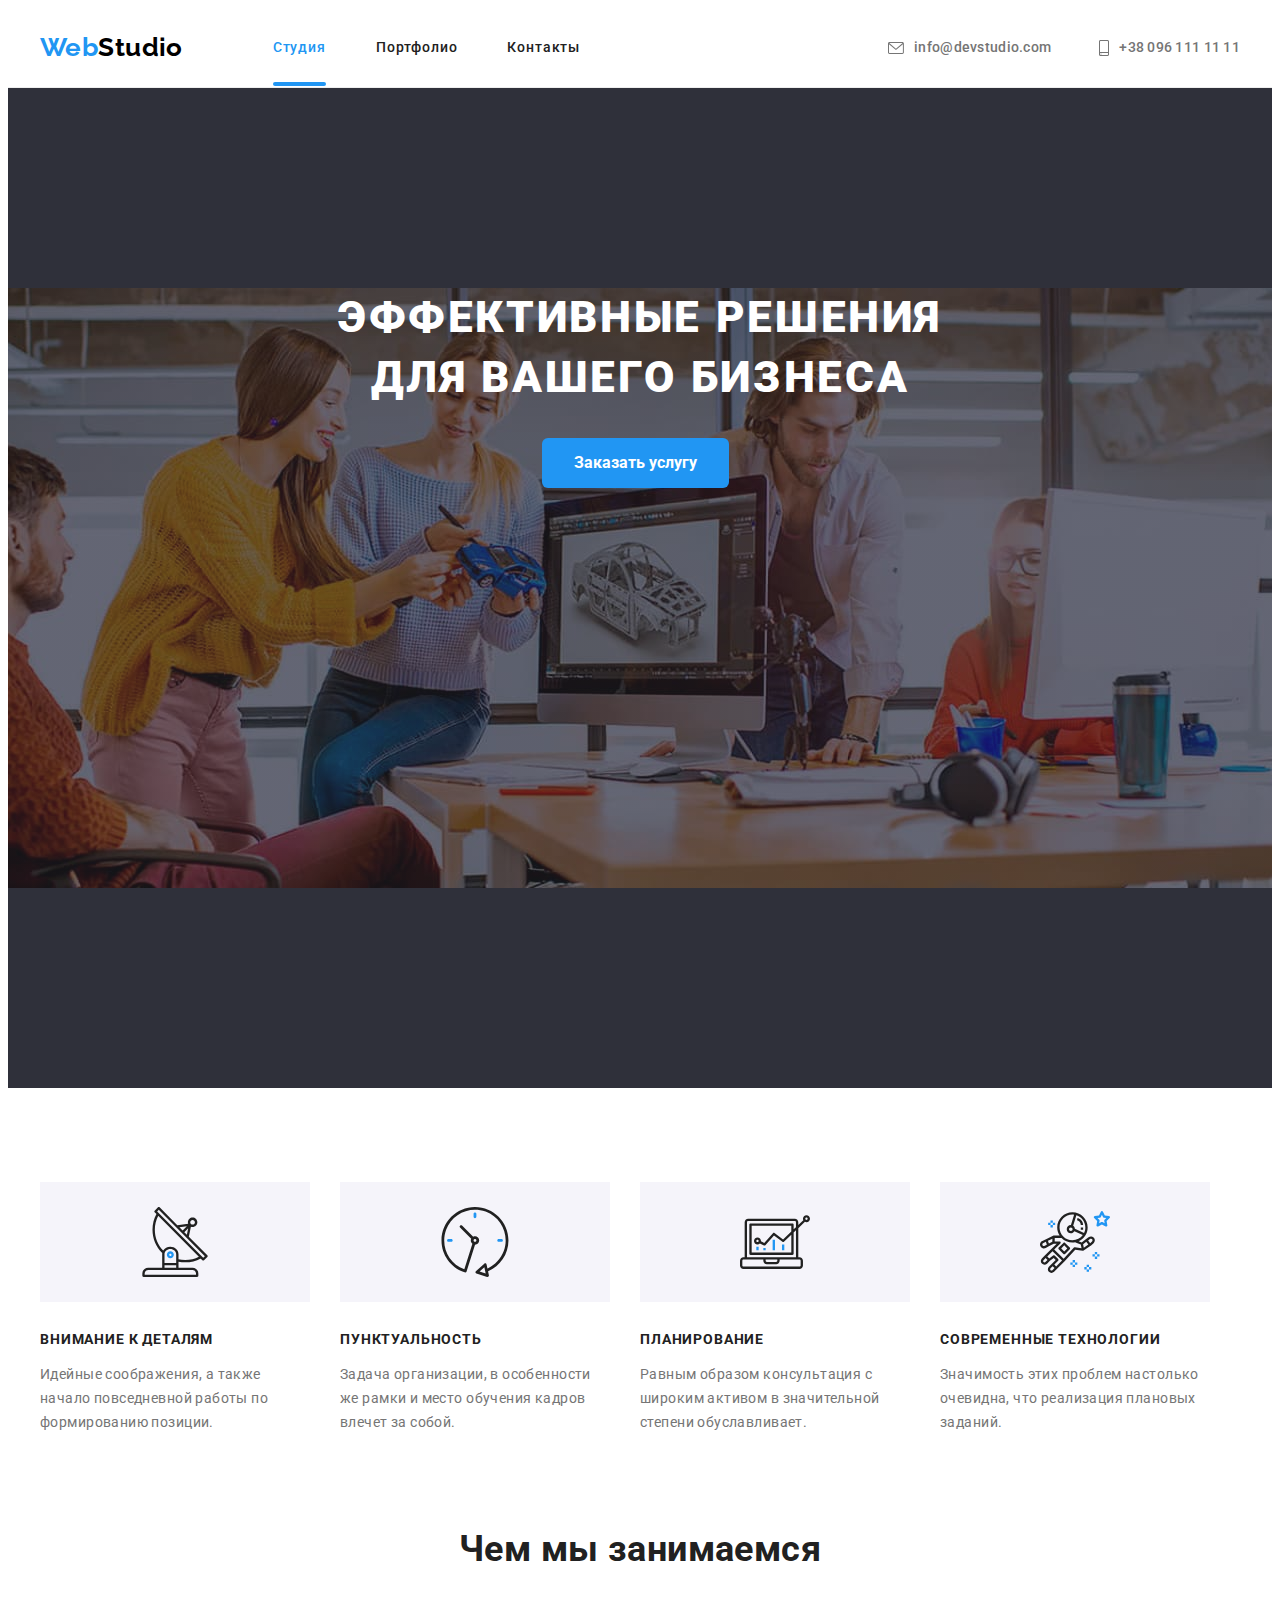
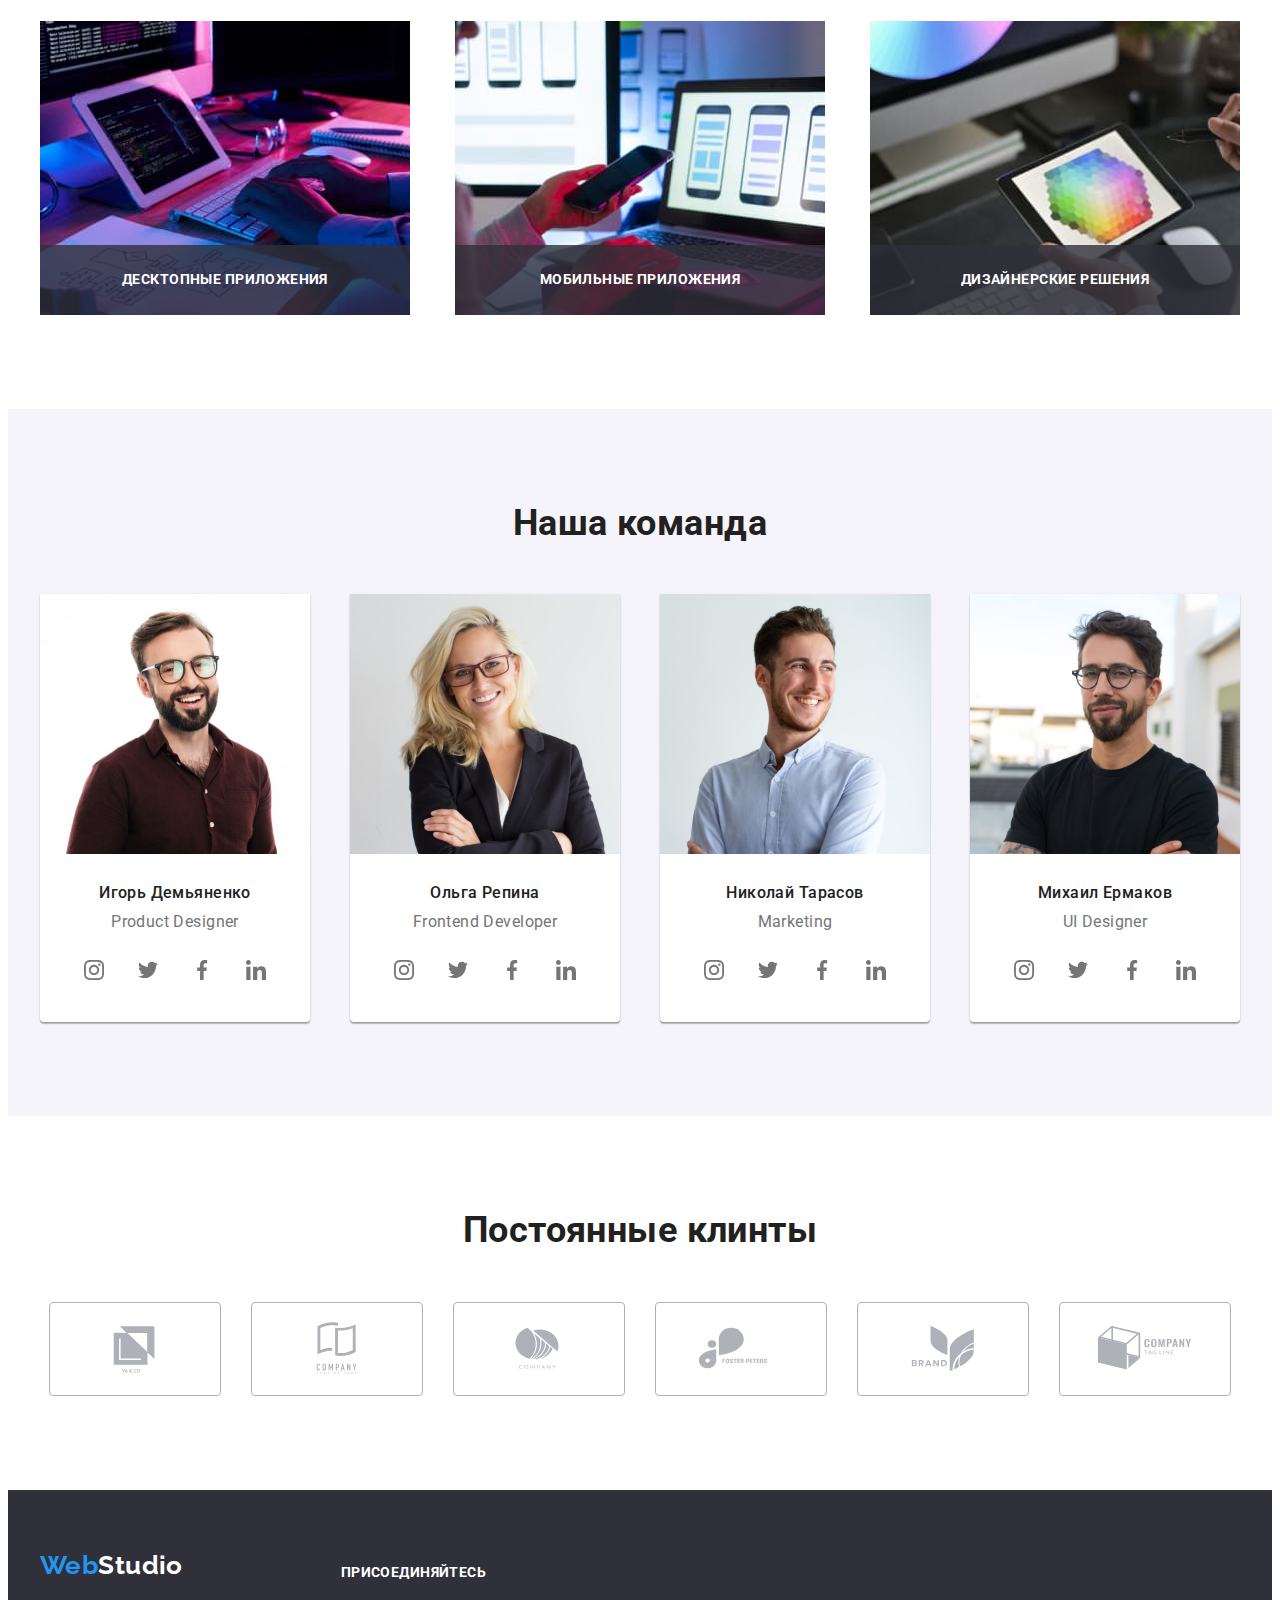
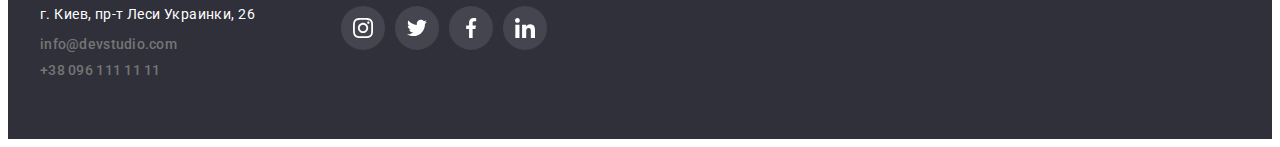
<file: index.html>
<!DOCTYPE html>
<html lang="ru">
<head>
    <meta charset="UTF-8">
    <meta http-equiv="X-UA-Compatible" content="IE=edge">
    <meta name="viewport" content="width=device-width, initial-scale=1.0">
    <title>WebStudio</title>
    <link rel="preconnect" href="https://fonts.googleapis.com">
    <link rel="preconnect" href="https://fonts.gstatic.com" crossorigin>
    <link href="https://fonts.googleapis.com/css2?family=Raleway:wght@700&family=Roboto:wght@400;500;700;900&display=swap" rel="stylesheet">
    <link rel="stylesheet" href="https://cdnjs.cloudflare.com/ajax/libs/modern-normalize/1.1.0/modern-normalize.min.css" integrity="sha512-wpPYUAdjBVSE4KJnH1VR1HeZfpl1ub8YT/NKx4PuQ5NmX2tKuGu6U/JRp5y+Y8XG2tV+wKQpNHVUX03MfMFn9Q==" crossorigin="anonymous" referrerpolicy="no-referrer" />
    <link rel="stylesheet" href="./css/styles.css">
    
</head>
<body>
    <header class="header">

        <div class="header-container">
            <a class="logo" href="./index.html"> <span class="special ">Web</span>Studio</a>
            <nav class="navigation">
                <ul class="list navigation-list">
                    <li class="item">
                        <a href="./index.html" class="link current">Студия</a></li>
                    <li class="item">
                        <a href="./portfolio.html" class="link">Портфолио</a></li>
                    <li class="item">
                        <a href="" class="link">Контакты</a></li>
                </ul>     
            </nav>
    
                <ul class="list list-group">
                    <li class="item"><a href="mailto:info@devstudio.com" class="link link-group">
                        <svg class="icon-group" width="16" height="12">
                            <use href="./images/icons.svg#icon-envelope"></use>
                        </svg>
                        info@devstudio.com
                        
                    </a></li>
                    <li class="item"><a href="tel:+380961111111" class="link link-group">
                        <svg class="icon-group" width="10" height="16">
                            <use href="./images/icons.svg#icon-smartphone"></use>
                        </svg>
                        +38 096 111 11 11</a></li>
                </ul>

        </div> 
            
    </header>
    <main>
        <!--Эффективные решения для вашего бизнеса-->
            <section class="hero">
                <div class="container">
                    <h1 class="hero-title">Эффективные решения для вашего бизнеса</h1>
                <button class="hero-button" type="button" data-modal-open>Заказать услугу</button>
                </div>
                <div class="backdrop is-hidden" data-modal>
                    <div class="modal-wrapper">
                        <button class="modal-button" data-modal-close>
                            <svg class="modal-icon" width="18" height="18">
                                <use href="./images/icons.svg#icon-close-black"></use>
                            </svg>
                        </button>
                        <form class="modal-form"></form>
                    </div>
                </div>                              
            </section>
         
         <!--Особенности--> 
        <section class="section section-feature">
            
            <div class="container">
                <h2 class="visually-hidden">Особенности</h2>
            <ul class="list feature-list">
                <li class="item">
                    <div class="icon-container">    
                        <svg class="icon-feature" width="70" height="70">
                            <use href="./images/icons.svg#icon-antenna"></use>
                        </svg>
                    </div>
                    <h3 class="subtitle">Внимание к деталям</h3>
                    <p class="text">Идейные соображения, а также начало повседневной работы по формированию позиции.</p>
                </li>
                <li class="item">
                    <div class="icon-container">    
                        <svg class="icon-feature" width="70" height="70">
                            <use href="./images/icons.svg#icon-clock"></use>
                        </svg>
                    </div>
                    <h3 class="subtitle">Пунктуальность</h3>
                    <p class="text">Задача организации, в особенности же рамки и место обучения кадров влечет за собой.</p>
                </li>
                <li class="item">
                    <div class="icon-container">    
                        <svg class="icon-feature" width="70" height="70">
                            <use href="./images/icons.svg#icon-diagram"></use>
                        </svg>
                    </div>
                    <h3 class="subtitle">Планирование</h3>
                    <p class="text">Равным образом консультация с широким активом в значительной степени обуславливает.</p>
                </li>
                <li class="item">
                    <div class="icon-container">    
                        <svg class="icon-feature" width="70" height="70">
                            <use href="./images/icons.svg#icon-astronaut"></use>
                        </svg>
                    </div>
                    <h3 class="subtitle">Современные технологии</h3>
                    <p class="text">Значимость этих проблем настолько очевидна, что реализация плановых заданий.</p>
                </li>

            </ul>
            </div>
        
        </section>

        <!--Чем мы занимаемся-->
        <section class="section">
            <div class="container">
                <h2 class="section-title">Чем мы занимаемся</h2>
            <ul class="list list-about">
                <li class="item-about">
                    <a href="">
                        <img src="./images/studio/box1.jpg" alt="box1" width="370">
                    </a>
                    <div Class="container-lebel">
                        <p class="lebel">Десктопные приложения</p>
                    </div>
                </li>
                <li class="item-about">
                    <a href="">
                        <img src="./images/studio/box2.jpg" alt="box2" width="370"> 
                    </a>
                    <div Class="container-lebel">
                        <p class="lebel">Мобильные приложения</p>
                    </div>
                </li> 
                <li class="item-about">
                    <a href="">
                        <img src="./images/studio/box3.jpg" alt="box3" width="370">
                    </a>
                    <div Class="container-lebel">
                        <p class="lebel">Дизайнерские решения</p>
                    </div>              
                </li>
            </ul>
            </div>
        </section>

        <!--Наша команда-->
        <section class="section section-team">
            <div class="container"> 
                <h2 class="section-title">Наша команда</h2>
            <ul class="list team-list">
                <li class="item ">
                    <img src="./images/studio/img1.jpg" alt="фото Игорь Демьяненко" width="270">
                        <div class="team">
                            <h3 class="section-subtitle">Игорь Демьяненко</h3>
                            <p class="desc" lang="en"> Product Designer</p>
                            <ul class="list-social">
                                <li class="item-social">
                                    <a class="link-social" href="" aria-label="иконка Instagram">
                                    <svg class="icons-social" width="20" height="20">
                                        <use href="./images/icons.svg#icon-instagram"></use>
                                    </svg>
                                    </a>
                                </li>
                                <li class="item-social">
                                    <a class="link-social" href="" aria-label="иконка Twitter">
                                    <svg class="icons-social" width="20" height="20">
                                        <use href="./images/icons.svg#icon-twitter"></use>
                                    </svg>
                                    </a>
                                </li>
                                <li class="item-social">
                                    <a class="link-social" href="" aria-label="иконка Facebook">
                                    <svg class="icons-social" width="20" height="20">
                                        <use href="./images/icons.svg#icon-facebook"></use>
                                    </svg>
                                    </a>
                                </li>
                                <li class="item-social">
                                    <a class="link-social" href="" aria-label="иконка Linkedin">
                                    <svg class="icons-social" width="20" height="20">
                                        <use href="./images/icons.svg#icon-linkedin"></use>
                                    </svg>
                                    </a>
                                </li>
                            </ul>
                        </div>                             
                </li>                       
                <li class="item">
                    <img src="./images/studio/img2.jpg" alt="фото Ольга Репина" width="270">
                    <div class="team">
                        <h3 class="section-subtitle">Ольга Репина</h3>
                        <p class="desc" lang="en"> Frontend Developer</p>
                        <ul class="list-social">
                            <li class="item-social">
                                <a class="link-social" href="" aria-label="иконка Instagram">
                                <svg class="icons-social" width="20" height="20">
                                    <use href="./images/icons.svg#icon-instagram"></use>
                                </svg>
                                </a>
                            </li>
                            <li class="item-social">
                                <a class="link-social" href="" aria-label="иконка Twitter">
                                <svg class="icons-social" width="20" height="20">
                                    <use href="./images/icons.svg#icon-twitter"></use>
                                </svg>
                                </a>
                            </li>
                            <li class="item-social">
                                <a class="link-social" href="" aria-label="иконка Facebook">
                                <svg class="icons-social" width="20" height="20">
                                    <use href="./images/icons.svg#icon-facebook"></use>
                                </svg>
                                </a>
                            </li>
                            <li class="item-social">
                                <a class="link-social" href="" aria-label="иконка Linkedin">
                                <svg class="icons-social" width="20" height="20">
                                    <use href="./images/icons.svg#icon-linkedin"></use>
                                </svg>
                                </a>
                            </li>
                        </ul>
                    </div>
                </li>
                <li class="item">
                    <img src="./images/studio/img3.jpg" alt="Николай Тарасов" width="270">
                    <div class="team">
                        <h3 class="section-subtitle">Николай Тарасов</h3>
                        <p class="desc" lang="en"> Marketing</p>
                        <ul class="list-social">
                            <li class="item-social">
                                <a class="link-social" href="" aria-label="иконка Instagram">
                                <svg class="icons-social" width="20" height="20">
                                    <use href="./images/icons.svg#icon-instagram"></use>
                                </svg>
                                </a>
                            </li>
                            <li class="item-social">
                                <a class="link-social" href="" aria-label="иконка Twitter">
                                <svg class="icons-social" width="20" height="20">
                                    <use href="./images/icons.svg#icon-twitter"></use>
                                </svg>
                                </a>
                            </li>
                            <li class="item-social">
                                <a class="link-social" href="" aria-label="иконка Facebook">
                                <svg class="icons-social" width="20" height="20">
                                    <use href="./images/icons.svg#icon-facebook"></use>
                                </svg>
                                </a>
                            </li>
                            <li class="item-social">
                                <a class="link-social" href="" aria-label="иконка Linkedin">
                                <svg class="icons-social" width="20" height="20">
                                    <use href="./images/icons.svg#icon-linkedin"></use>
                                </svg>
                                </a>
                            </li>
                        </ul>
                    </div>
                </li>  
                <li class="item">
                    <img src="./images/studio/img4.jpg" alt="фото Михаил Ермаков" width="270">
                    <div class="team">
                        <h3 class="section-subtitle">Михаил Ермаков</h3>
                        <p class="desc" lang="en">UI Designer</p>
                        <ul class="list-social">
                            <li class="item-social">
                                <a class="link-social" href="" aria-label="иконка Instagram">
                                <svg class="icons-social" width="20" height="20">
                                    <use href="./images/icons.svg#icon-instagram"></use>
                                </svg>
                                </a>
                            </li>
                            <li class="item-social">
                                <a class="link-social" href="" aria-label="иконка Twitter">
                                <svg class="icons-social" width="20" height="20">
                                    <use href="./images/icons.svg#icon-twitter"></use>
                                </svg>
                                </a>
                            </li>
                            <li class="item-social">
                                <a class="link-social" href="" aria-label="иконка Facebook">
                                <svg class="icons-social" width="20" height="20">
                                    <use href="./images/icons.svg#icon-facebook"></use>
                                </svg>
                                </a>
                            </li>
                            <li class="item-social">
                                <a class="link-social" href="" aria-label="иконка Linkedin">
                                <svg class="icons-social" width="20" height="20">
                                    <use href="./images/icons.svg#icon-linkedin"></use>
                                </svg>
                                </a>
                            </li>
                        </ul>
                    </div>
                </li>            
            </ul>
            </div>

        </section>

        <!--Постоянные клиенты  -->
        <section class="section">
            <div class="conteiner">
                <h2 class="section-title">Постоянные клинты</h2>
                <ul class="list clients-list">
                    <li class="item clients-item">
                        <svg class="clients-icon" width="106" height="60">
                            <use href="./images/icons.svg#icon-client-1"></use>
                        </svg>
                    </li>
                    <li class="item clients-item">
                        <svg class="clients-icon" width="106" height="60">
                            <use href="./images/icons.svg#icon-client-2"></use>
                        </svg>
                    </li>
                    <li class="item clients-item">
                        <svg class="clients-icon" width="106" height="60"> 
                            <use href="./images/icons.svg#icon-client-3"></use>
                        </svg>
                    </li>
                    <li class="item clients-item">
                        <svg class="clients-icon" width="106" height="60">
                            <use href="./images/icons.svg#icon-client-4"></use>
                        </svg>
                    </li>
                    <li class="item clients-item">
                        <svg class="clients-icon" width="106" height="60">
                            <use href="./images/icons.svg#icon-client-5"></use>
                        </svg>
                    </li>
                    <li class="item clients-item">
                        <svg class="clients-icon" width="106" height="60">
                            <use href="./images/icons.svg#icon-client-6"></use>
                        </svg>
                    </li>
                </ul>
            
            </div>
        </section>

    </main>

    <footer class="footer">
        <div class="container container-footer">
        <div class="container-address">
            <a class="footer-logo" href="./index.html"><span class="special ">Web</span>Studio</a>
            <address>
               <ul class="list list-address">
                   <li class="item address-item">г. Киев, пр-т Леси Украинки, 26</li>
                   <li class="item"><a href="mailto:info@devstudio.com" class="link">info@devstudio.com</a></li>
                   <li class="item"><a href="tel:+380961111111" class="link">+38 096 111 11 11</a></li>
               </ul>
            </address>
        </div>
        <div class="container-social-footer">
            <h3 class="subject">Присоединяйтесь</h3>
            <ul class="list-social">
                <li class="item-social">
                    <a class="link-social" href="" aria-label="иконка Instagram">
                        <svg class="icons-social" width="20" height="20">
                            <use href="./images/icons.svg#icon-instagram"></use>
                        </svg>
                    </a>
                </li>
                <li class="item-social">
                    <a class="link-social" href="" aria-label="иконка Twitter">
                        <svg class="icons-social" width="20" height="20">
                            <use href="./images/icons.svg#icon-twitter"></use>
                        </svg>
                    </a>
                </li>
                <li class="item-social">
                    <a class="link-social" href="" aria-label="иконка Facebook">
                        <svg class="icons-social" width="20" height="20">
                            <use href="./images/icons.svg#icon-facebook"></use>
                        </svg>
                    </a>
                </li>
                <li class="item-social">
                    <a class="link-social" href="" aria-label="иконка Linkedin">
                        <svg class="icons-social" width="20" height="20">
                            <use href="./images/icons.svg#icon-linkedin"></use>
                        </svg>
                    </a>
                </li>
            </ul> 
     
        </div>
    </div>
    </footer>   
    <script src="./js/modal.js"></script> 
    </body>
</html>
</file>
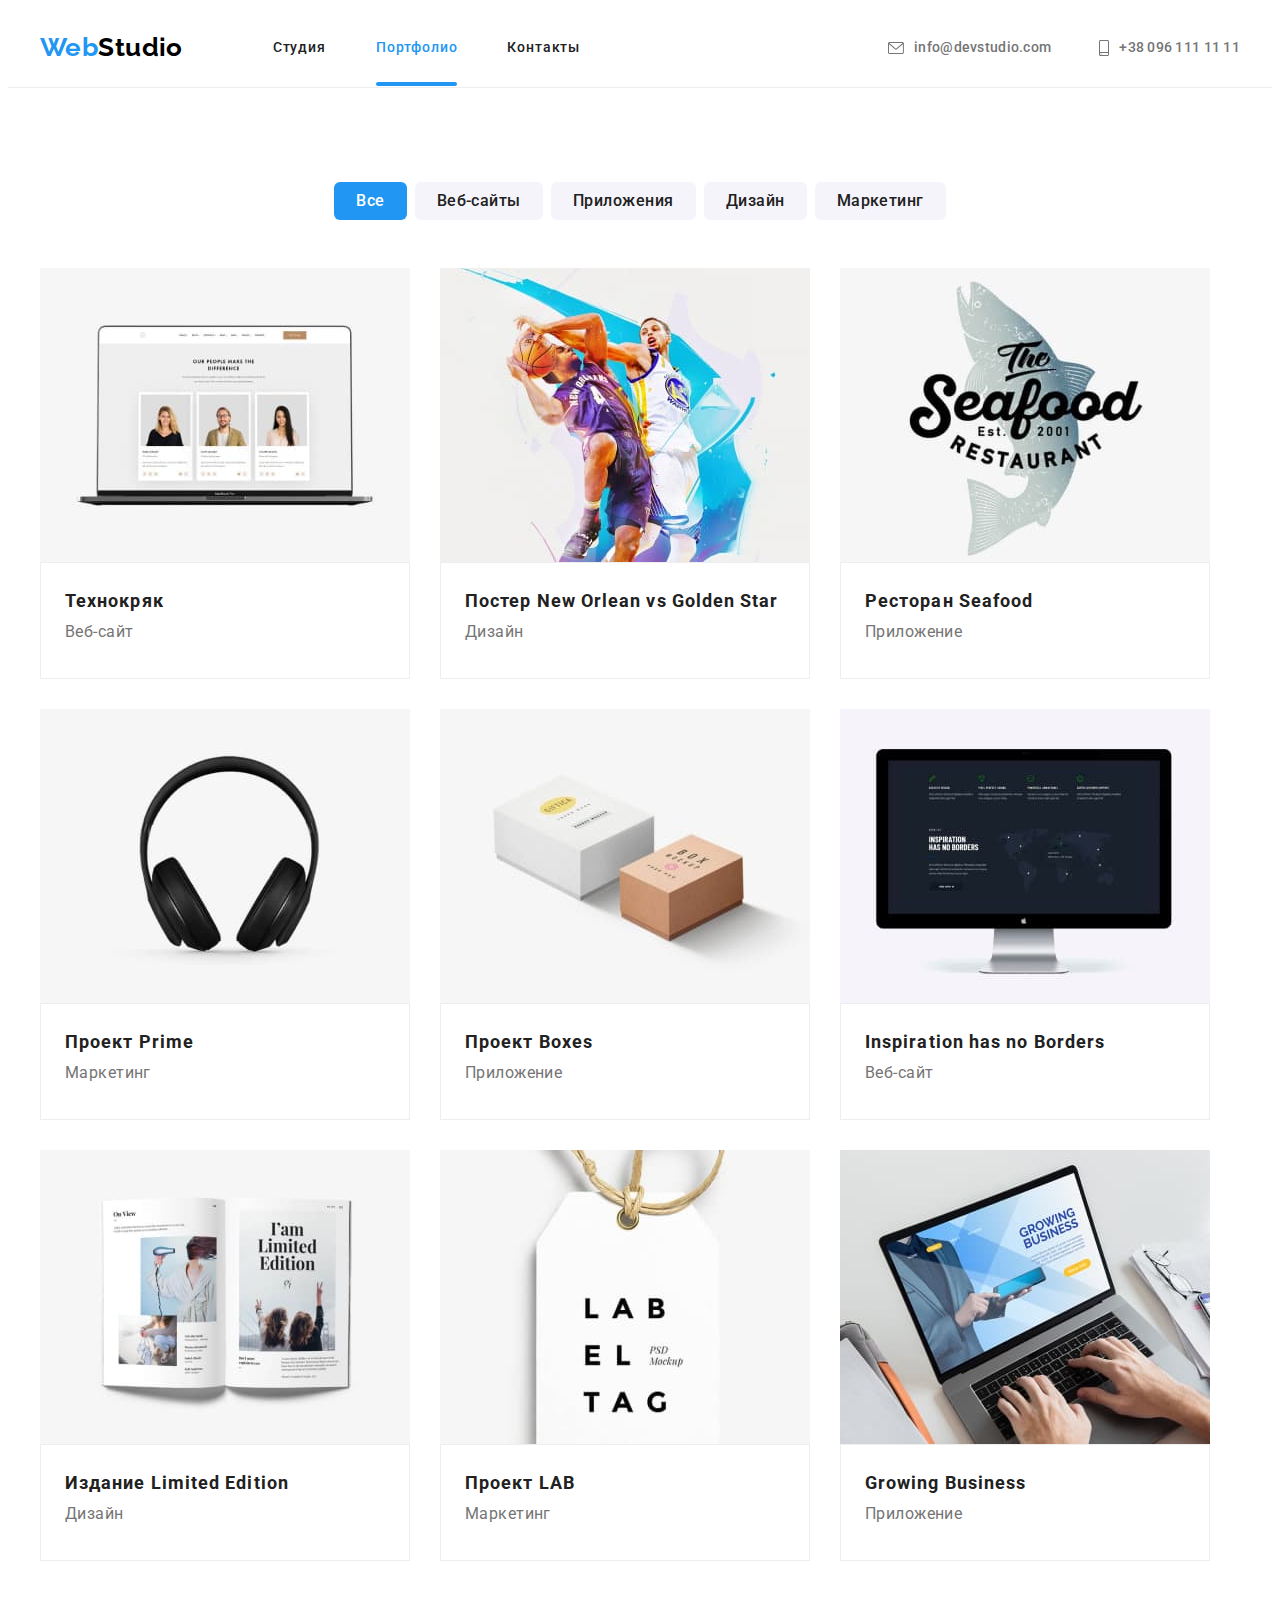
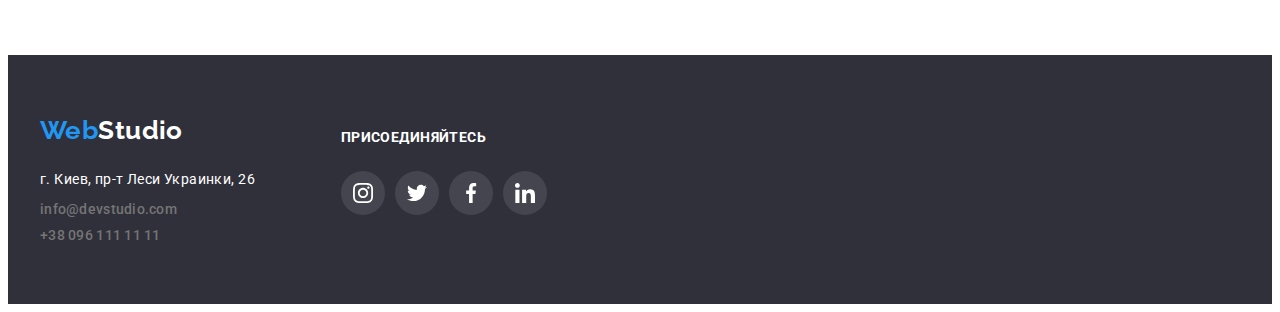
<file: portfolio.html>
<!DOCTYPE html>
<html lang="ru">
<head>
    <meta charset="UTF-8">
    <meta http-equiv="X-UA-Compatible" content="IE=edge">
    <meta name="viewport" content="width=device-width, initial-scale=1.0">
    <title>Portfolio</title>
    <link rel="preconnect" href="https://fonts.googleapis.com">
    <link rel="preconnect" href="https://fonts.gstatic.com" crossorigin>
    <link href="https://fonts.googleapis.com/css2?family=Raleway:wght@700&family=Roboto:wght@400;500;700;900&display=swap" rel="stylesheet">
    <link rel="stylesheet" href="https://cdnjs.cloudflare.com/ajax/libs/modern-normalize/1.1.0/modern-normalize.min.css" integrity="sha512-wpPYUAdjBVSE4KJnH1VR1HeZfpl1ub8YT/NKx4PuQ5NmX2tKuGu6U/JRp5y+Y8XG2tV+wKQpNHVUX03MfMFn9Q==" crossorigin="anonymous" referrerpolicy="no-referrer" />
    <link rel="stylesheet" href="./css/styles.css">
    
</head>
<body class="page">
    <header class="header">
        <div class="header-container">
            <a class="logo" href="./index.html"> <span class="special ">Web</span>Studio</a>
            <nav class="navigation">
                <ul class="list navigation-list">
                    <li class="item"><a href="./index.html" class="link">Студия</a></li>
                    <li class="item"><a href="./portfolio.html" class="link current">Портфолио</a></li>
                    <li class="item"><a href="" class="link">Контакты</a></li>
                </ul>     
            </nav>
    
                <ul class="list list-group">
                    <li class="item"><a href="mailto:info@devstudio.com" class="link link-group">
                        <svg class="icon-group" width="16" height="12">
                            <use href="./images/icons.svg#icon-envelope"></use>
                        </svg>
                        info@devstudio.com
                        
                    </a></li>
                    <li class="item"><a href="tel:+380961111111" class="link link-group">
                        <svg class="icon-group" width="10" height="16">
                            <use href="./images/icons.svg#icon-smartphone"></use>
                        </svg>
                        +38 096 111 11 11</a></li>
                </ul>

        </div> 
            
    </header>
    <main>
        <section class="section">
            <h1 class="visually-hidden">Портфолио</h1>
            <div class="container">
                
                 <ul class="list button-list">
                    <li class="item item-button"><button class="project-button current" type="button">Все</button></li>
                    <li class="item item-button"><button class="project-button" type="button">Веб-сайты</button></li>
                    <li class="item item-button"><button class="project-button" type="button">Приложения</button></li>
                    <li class="item item-button"><button class="project-button" type="button">Дизайн</button></li>
                    <li class="item item-button"><button class="project-button" type="button">Маркетинг</button></li>
                </ul>   
            
                <ul class="list-projects">
                    <li class="item item-project">
                        <a class="link-description">
                            <div class="container-description">
                                <img src="./images/portfolio/project1.jpg" alt="Образец Веб-сайта" width="370" height="294">
                                <p class="description">Ресурс предлагает комплексные предложения с разным уровнем функционала и сервисов. Все это позволит посетителю получить исчерпывающие сведения о компании или частном лице.</p>
                            </div>
                            <div class="subtitle-container">
                                <h2 class="subtitle">Технокряк</h2>
                                <p class="desc">Веб-сайт</p> 
                            </div> 
                        </a>                 
                    </li>
                    <li class="item item-project">
                        <a class="link-description">
                            <div class="container-description">
                                <img class="galleri-project" src="./images/portfolio/project2.jpg" alt="Образец Дизайн" width="370" height="294">
                                <p class="description">Ресурс предлагает комплексные предложения с разным уровнем функционала и сервисов. Все это позволит посетителю получить исчерпывающие сведения о компании или частном лице.</p>
                            </div> 
                            <div class="subtitle-container">
                                <h2 class="subtitle">Постер New Orlean vs Golden Star</h2>
                                <p class="desc">Дизайн</p>
                            </div> 
                        </a>                     
                    </li>
                    <li class="item item-project">
                        <a class="link-description">
                            <div class="container-description">
                                <img src="./images/portfolio/project3.jpg" alt="Образец Приложение" width="370" height="294">
                                <p class="description">Ресурс предлагает комплексные предложения с разным уровнем функционала и сервисов. Все это позволит посетителю получить исчерпывающие сведения о компании или частном лице.</p>
                            </div>
                            <div class="subtitle-container">
                                <h2 class="subtitle">Ресторан Seafood</h2>
                                <p class="desc">Приложение</p> 
                            </div>
                        </a>                  
                    </li>
                    <li class="item item-project">
                        <a class="link-description">
                            <div class="container-description">
                                <img src="./images/portfolio/project4.jpg" alt="Образец Маркетинг" width="370" height="294">
                                <p class="description">Ресурс предлагает комплексные предложения с разным уровнем функционала и сервисов. Все это позволит посетителю получить исчерпывающие сведения о компании или частном лице.</p>
                            </div>
                            <div class="subtitle-container">
                                <h2 class="subtitle">Проект Prime</h2>
                                <p class="desc">Маркетинг</p>  
                            </div>            
                        </a>           
                    </li>
                    <li class="item item-project">
                        <a class="link-description">
                            <div class="container-description">
                                <img src="./images/portfolio/project5.jpg" alt="Образец Приложение" width="370" height="294">
                                <p class="description">Ресурс предлагает комплексные предложения с разным уровнем функционала и сервисов. Все это позволит посетителю получить исчерпывающие сведения о компании или частном лице.</p>
                            </div>
                            <div class="subtitle-container">
                                <h2 class="subtitle">Проект Boxes</h2>
                                <p class="desc">Приложение</p>   
                            </div>
                        </a>                   
                    </li>
                    <li class="item item-project">
                        <a class="link-description">
                            <div class="container-description">
                                <img src="./images/portfolio/project6.jpg" alt="Образец Веб-сайт" width="370" height="294">
                                <p class="description">Ресурс предлагает комплексные предложения с разным уровнем функционала и сервисов. Все это позволит посетителю получить исчерпывающие сведения о компании или частном лице.</p>
                            </div>
                            <div class="subtitle-container">
                                <h2 class="subtitle" lang="en">Inspiration has no Borders</h2>
                                <p class="desc">Веб-сайт</p>
                            </div>
                        </a>                      
                    </li>
                    <li class="item item-project">
                        <a class="link-description">
                            <div class="container-description">
                                <img src="./images/portfolio/project7.jpg" alt="Образец Дизайн" width="370" height="294">
                                <p class="description">Ресурс предлагает комплексные предложения с разным уровнем функционала и сервисов. Все это позволит посетителю получить исчерпывающие сведения о компании или частном лице.</p>
                            </div>
                            <div class="subtitle-container">
                                <h2 class="subtitle">Издание Limited Edition</h2>
                                <p class="desc">Дизайн</p>
                            </div>
                        </a>                      
                    </li>
                    <li class="item item-project">
                        <a class="link-description">
                            <div class="container-description">
                                <img src="./images/portfolio/project8.jpg" alt="Образец Маркетинг" width="370" height="294">
                                <p class="description">Ресурс предлагает комплексные предложения с разным уровнем функционала и сервисов. Все это позволит посетителю получить исчерпывающие сведения о компании или частном лице.</p>
                            </div>
                            <div class="subtitle-container">
                                <h2 class="subtitle">Проект LAB</h2>
                                <p class="desc">Маркетинг</p>
                            </div>
                        </a>                      
                    </li>
                    <li class="item item-project">
                        <a class="link-description">
                            <div class="container-description">
                                <img src="./images/portfolio/project9.jpg" alt="Образец Приложение" width="370" height="294">
                                <p class="description">Ресурс предлагает комплексные предложения с разным уровнем функционала и сервисов. Все это позволит посетителю получить исчерпывающие сведения о компании или частном лице.</p>
                            </div>
                            <div class="subtitle-container">
                                <h2 class="subtitle">Growing Business</h2>
                                <p class="desc">Приложение</p> 
                            </div>
                        </a>                   
                    </li>
                </ul>    
            </div>              
            
        </section>
        
    </main>

    <footer class="footer">
        <div class="container container-footer">
            <div class="container-address">
                <a class="footer-logo" href="./index.html"><span class="special ">Web</span>Studio</a>
                <address>
                   <ul class="list list-address">
                       <li class="item address-item">г. Киев, пр-т Леси Украинки, 26</li>
                       <li class="item"><a href="mailto:info@devstudio.com" class="link">info@devstudio.com</a></li>
                       <li class="item"><a href="tel:+380961111111" class="link">+38 096 111 11 11</a></li>
                   </ul>
                </address>
            </div>
            <div class="container-social-footer">
                <h3 class="subject">Присоединяйтесь</h3>
                <ul class="list-social">
                    <li class="item-social">
                        <a class="link-social" href="" aria-label="иконка Instagram">
                            <svg class="icons-social" width="20" height="20">
                                <use href="./images/icons.svg#icon-instagram"></use>
                            </svg>
                        </a>
                    </li>
                    <li class="item-social">
                        <a class="link-social" href="" aria-label="иконка Twitter">
                            <svg class="icons-social" width="20" height="20">
                                <use href="./images/icons.svg#icon-twitter"></use>
                            </svg>
                        </a>
                    </li>
                    <li class="item-social">
                        <a class="link-social" href="" aria-label="иконка Facebook">
                            <svg class="icons-social" width="20" height="20">
                                <use href="./images/icons.svg#icon-facebook"></use>
                            </svg>
                        </a>
                    </li>
                    <li class="item-social">
                        <a class="link-social" href="" aria-label="иконка Linkedin">
                            <svg class="icons-social" width="20" height="20">
                                <use href="./images/icons.svg#icon-linkedin"></use>
                            </svg>
                        </a>
                    </li>
                </ul> 
         
            </div>
        </div>
    </footer>    
</body>
</html>
</file>
<file: css/styles.css>
:root {
    --primary-text-color: #757575;
    --title-text-color: #212121; 
    --accent-color: #2196F3;
    --white-color: #FFFFFF;
    --bkg-white-color: #E5E5E5;
    --bkg-btn-color: #F5F4FA;
    --bkg-dark-color: #2F303A;
}

body {

    color: var(--primary-text-color);
    font-size: 14px;
    font-family: roboto, sans-serif;
    letter-spacing: 0.03em;
}

h1, h2, h3, h4, h5, h6, p {
    margin: 0;
}

img {
    display: block;
}

.list,
.list-projects {
    list-style: none;
    margin: 0;
    padding: 0;
}

.container {
    /* outline: 1px solid red; */

    width: 1200px;

    padding-left: 15px;
    padding-right: 15px;
    margin: 0 auto;
    margin-left: auto;
    margin-right: auto;
    

}

/* header */

.header-container {
    display: flex;
    align-items: center;
    width: 1200px;

    padding-left: 15px;
    padding-right: 15px;

    margin-left: auto;
    margin-right: auto;

    
}

.header {
    border-bottom: 1px solid #EEEEEE;
}

.logo {
    padding-top: 24px;
}

.logo,
.footer-logo {
    margin-right: 90px;
    padding-bottom: 24px;

    color: #000000;
    font-family: Raleway, sans-serif;

    font-weight: 700;
    font-size: 26px;
    line-height: 1.2;
    text-decoration: none;
}

.special {
    color: var(--accent-color);
}

.navigation-list {
    display: flex;
    align-items: center;
}

.navigation-list .item {
    position: relative;
    margin-right: 50px;
} 

.navigation-list .item:last-child {
    margin-right: 0;
} 



.navigation-list .link {
    display: block;
    padding-top: 30px;
    padding-bottom: 30px;
    color: var(--title-text-color);
    font-weight: 500;
    
    line-height: 1.14;
    letter-spacing: 0.06em;
    text-decoration: none;    
    
    transition: color 250ms cubic-bezier(0.4, 0, 0.2, 1);
}

.navigation-list .link:hover,
.navigation-list .link:focus {
    color: var(--accent-color);
}

.navigation-list .link.current::after {
    position: absolute;
    bottom: 0;
    right: 0;
    content: "";
    display: block;
    width: 100%;
    height: 4px;
    border-radius: 2px;
    background-color: var(--accent-color);
}

.navigation-list .current {
    color: var(--accent-color);
}

.list-group {
    display: flex;
    align-items: center;    
}

.link-group {
    display: flex;
    align-items: center;

    padding-top: 30px;
    padding-bottom: 30px;
    
    color: var(--primary-text-color);
    font-weight: 500;
   
    line-height: 1.14;
    letter-spacing: 0.02em;
    text-decoration: none;

    transition: color 250ms cubic-bezier(0.4, 0, 0.2, 1);

    
}

.link-group:hover,
.link-group:focus {
    color: var(--accent-color);
    
}

.icon-group {
    fill: currentColor;
    margin-right: 10px;
}

.list-group {
    margin-left: auto;
} 

.list-group .item + .item {
    margin-left: 48px;
}



/* main */

.section {
    padding-top: 94px;
    padding-bottom: 94px;
}

/* hero */

.hero {
    max-width: 1600px;
    height: 600px;
    margin-left: auto;
    margin-right: auto;
    background-color: var(--bkg-dark-color);
    background-image: linear-gradient(to right, rgba(47, 48, 58, 0.4), rgba(47, 48, 58, 0.4)), url(../images/studio/fon-hero.jpg) ;
    background-repeat: no-repeat;
    background-position: center;
    background-size: auto;
    padding: 200px 0;
}


.hero-title {
    margin: auto;
    
    margin-bottom: 30px;
    max-width: 650px;

    font-weight: 900;
    font-size: 44px;
    line-height: 1.36;    
    text-align: center;
    letter-spacing: 0.06em;
    text-transform: uppercase;

    color: var(--white-color);
       
}

.hero-button {
    display: flex;
    border: none;
    border-radius: 6px;
    
    align-items: center;
    padding: 10px 32px;
    margin-right: 467px;
    margin-left: 502px;
    
    font-family: inherit;
    font-weight: 700;
    font-size: 16px;
    line-height: 1.88;
        
    color: var(--white-color);
    background-color: var(--accent-color);
    cursor: pointer;

    transition: background-color 250ms cubic-bezier(0.4, 0, 0.2, 1);

}

.hero-button:hover,
.hero-button:focus {
    background-color: #188CE8;
}

/* модальное окно */

.backdrop {
  
    position: fixed;
    top: 0;
    left: 0;
    width: 100%;
    height: 100%;
    background-color: rgba(0, 0, 0, 0.2);

    opacity: 1;
    transition: opacity 250ms cubic-bezier(0.4, 0, 0.2, 1);
}

.backdrop.is-hidden {
    opacity: 0;
    visibility: hidden;
    pointer-events: none;
}

.backdrop.is-hidden .modal-wrapper {
    transform: translate(-50%, -50%) scale(0.9);
}

.modal-wrapper {
    position: absolute;
    top: 50%;
    left: 50%;
    
    background-color: var(--white-color);

    width: 528px;
    height: 581px;
    box-shadow: 0px 1px 3px rgba(0, 0, 0, 0.12), 0px 1px 1px rgba(0, 0, 0, 0.14), 0px 2px 1px rgba(0, 0, 0, 0.2);
    border-radius: 4px;

    transform: translate(-50%, -50%) scale(1);
    transition: transform 1000ms cubic-bezier(0.4, 0, 0.2, 1);;
}

.modal-button {
    position: absolute;
    top: 8px;
    right: 4px;

    display: flex;
    align-items: center;
    justify-content: center;
    padding: 0;

    cursor: pointer;
    width: 30px;
    height: 30px;
    background: var(--white-color);
    border-radius: 50px;
    border: 1px solid rgba(0, 0, 0, 0.1);
}

/* секции особенности  */

.section-feature {
    padding-bottom: 0;
} 

.text {
    font-weight: 400;

    line-height: 1.71;
    letter-spacing: 0.03em;
    color: var(--primary-text-color);
}

.feature-list {
    display: flex;
}

.feature-list .item {
    width: 270px;

    margin-right: 30px;
}

.feature-list .item:last-child {
    margin-right: 0;
}

.feature-list .subtitle {
    margin-bottom: 15px;

    font-size: 14px;
    font-weight: 700;
    line-height: 1.14;
    text-transform: uppercase;
    color: var(--title-text-color);
}

.icon-container {
    display: flex;
    align-items: center;
    justify-content: center;

    margin-bottom: 30px;
    width: 270px;
    height: 120px;
    background-color: var(--bkg-btn-color);
}

/* секция чем мы занимаемся */
.section-title {

    font-weight: 700;
    font-size: 36px;
    line-height: 1.16;
    text-align: center;
    
    color: var(--title-text-color);
 }


.section-title {
    margin-bottom: 50px;
}

.section .list-about {
    display: flex;
    justify-content: space-between;
}

.section .item-about {
    position: relative;
    margin-right: 30px;
  }

  .section .item-about:last-child {
    margin-right: 0;
  }




  .section .item-about::before {
      position: absolute;
      bottom: 0;
      right: 0;
      content: "";
      display: block;
      width: 100%;
      height: 70px;
      background-color: rgba(47, 48, 58, 0.8) ;
  } 

.container-lebel {
    position: absolute;
    bottom: 0;
    left: 0;
    display: flex;
    align-items: center;
    justify-content: center;
    width: 370px;
    height: 70px;
}

  .lebel {
    font-family: 'Roboto', sans-serif;
    font-style: normal;
    font-weight: 700;
    font-size: 14px;
    line-height: 1.14;
    text-align: center;
    letter-spacing: 0.03em;
    text-transform: uppercase;

    color: var(--white-color);
  }

/* секция Наша команда */
.section-team {
    
    margin-left: auto;
    margin-right: auto;
    background-color: var(--bkg-btn-color);
}

.section-title {
    margin-bottom: 50px;
}

.team-list .item {
    background-color: var(--white-color);
    box-shadow: 0px 1px 3px rgba(0, 0, 0, 0.12), 0px 1px 1px rgba(0, 0, 0, 0.14), 0px 2px 1px rgba(0, 0, 0, 0.2);
    border-radius: 0px 0px 4px 4px;
}

.section-team .list {
    display: flex;
    justify-content: space-between;
}
.section-team .item {
    margin-right: 30px;
}

.section-team .item:last-child{
    margin-right: 0;
}

.team-list .section-subtitle {  
    font-weight: 500;
    font-size: 16px;
    line-height: 1.18;
    text-align: center;

    color: var(--title-text-color);
}

.team-list {
    display: flex;
    flex-wrap: wrap;
}

.team {
    padding-top: 30px;
    padding-bottom: 30px;
}

.team-list .desc {
    font-weight: 400;
    font-size: 16px;
    line-height: 1.18;
    text-align: center;
}

.section-subtitle {
    margin-bottom: 10px;
}

.desc {
    margin-bottom: 16px;

    font-weight: 400;
    font-size: 16px;
    line-height: 1.18;

    color: var(--primary-text-color);
}

.list-social {
    padding: 0;
    list-style: none;
    display: flex;
    justify-content: center;
    align-items: center;
}


.link-social {
    display: flex;
    align-items: center;
    justify-content: center;
    width: 44px;
    height: 44px;
   
    color: var(--primary-text-color);
 
    border-radius: 50%;

    transition: background-color 250ms cubic-bezier(0.4, 0, 0.2, 1), color 250ms cubic-bezier(0.4, 0, 0.2, 1);
    
}

.list-social .item-social {
    margin-right: 10px;
}

.list-social .item-social:last-child {
    margin-right: 0;
}  

.link-social:hover,
.link-social:focus {
    background-color: var(--accent-color);
    color: var(--white-color);
}

.icons-social {
    fill: currentColor;
       
}



/* абзацы */
.text {
    font-weight: 400;
    line-height: 1.71;
    letter-spacing: 0.03em;
    color: var(--primary-text-color);

}


/* projects h2*/ 

.visually-hidden {
    position: absolute;
    width: 1px;
    height: 1px;
    margin: -1px;
    border: 0;
    padding: 0;
    white-space: nowrap;
    clip-path: inset(100%);
    clip: rect(0 0 0 0);
    overflow: hidden;
  }

.subtitle {
    font-weight: 700;
    font-size: 18px;
    line-height: 2.0;
    letter-spacing: 0.06em;
    color: var(--title-text-color);
        
}

/* секция Clients */

.clients-list {
    display: flex;
    align-items: center;
    justify-content: center;
}
    
    
.clients-item {
    display: flex;
    align-items: center;
    justify-content: center;
    width: 170px;
    height: 92px;

    border: 1px solid #AFB1B8;
    border-radius: 4px;
    color: #AFB1B8;

    transition: border-color 250ms cubic-bezier(0.4, 0, 0.2, 1), color 250ms cubic-bezier(0.4, 0, 0.2, 1)
}

.clients-item:hover {
    border-color: var(--accent-color);
    color: var(--accent-color);
}

.clients-icon {
    fill: currentColor;
}



.clients-item {
    margin-right: 30px;
}
  
.clients-item:last-child {
    margin-right: 0;
}
     

/* footer */

.footer {
    
    padding-top: 60px;
    padding-bottom: 60px;
    background-color: var(--bkg-dark-color);
    
}

.container-footer {
    display: flex;
    align-items: center;
    justify-content: start;
}

.container-address {
    margin-right: 68px;
}



.container-social-footer .list-social {
display: flex;
align-items: start;
justify-content: start;
}

.subject {
 padding-bottom: 12px;  

font-family: 'Roboto';
font-style: normal;
font-weight: 700;
font-size: 14px;
line-height: 16px;
letter-spacing: 0.03em;
text-transform: uppercase;

color: var(--white-color);

}

.container-social-footer .link-social {
    background-color: rgba(255, 255, 255, 0.1);
    border-radius: 50%;

    transition: background-color 250ms cubic-bezier(0.4, 0, 0.2, 1)
}

.container-social-footer .icons-social{
    
    fill: var(--white-color);

}

.container-social-footer .link-social:hover,
.container-social-footer .link-social:focus {
    background-color: var(--accent-color);
}

.footer-logo {
   
    color: var(--white-color);
    }


.address-item {
    
    font-size: 14px;
    line-height: 1.71;
    color: var(--white-color);
}

.list-address {
    padding-top: 22px;
    
    font-style: normal;
}

.list-address .link {
    
    color: var(--primary-text-color);
    font-weight: 500;
   
    line-height: 1.14;
    letter-spacing: 0.02em;
    text-decoration: none;
}



.list-address .item {
    margin-bottom: 9px;
}

.list-address .item:last-child {
    margin-bottom: 0;
}



/* Portfolio */



.button-list {
    margin-bottom: 48px;
}

.section .button-list {
    display: flex;
    align-items: center;
    justify-content: center;
}

.section .item-button {
    margin-right: 8px;
}

.section .item-button:last-child {
    margin-right: 0px;
}

.project-button {
    padding: 6px 22px;
    border: none;
    border-radius: 6px;
    cursor: pointer;
    

    font-family: inherit;
    font-weight: 500;
    font-size: 16px;
    line-height: 1.62;
    text-align: center;
    letter-spacing: 0.03em;
    background-color: var(--bkg-btn-color);
    color: var(--title-text-color);

    transition: background-color 250ms cubic-bezier(0.4, 0, 0.2, 1), color 250ms cubic-bezier(0.4, 0, 0.2, 1);
}

.project-button:hover,
.project-button:focus {
    background-color: var(--accent-color);
    color: var(--white-color);
}

.button-list .current {
    background-color: var(--accent-color);
    color: var(--white-color);
}

.list-projects {
    display: flex;
    flex-wrap: wrap;

    transition: box-shadow 250ms cubic-bezier(0.4, 0, 0.2, 1);
}
    
.list-projects .item:hover,
.list-projects .item:focus {
    box-shadow: 0px 1px 1px rgba(0, 0, 0, 0.12), 0px 4px 4px rgba(0, 0, 0, 0.06), 1px 4px 6px rgba(0, 0, 0, 0.16);
    
    
}

.container .item-project {
    margin-right: 30px;
    margin-bottom: 30px;
    
}

.container .item-project:nth-child(3n) {
    margin-right: 0;
} 

.container .item-project:nth-last-child(-n + 3) {
    margin-bottom: 0;
}

.subtitle-container {
    padding: 20px 24px;
    border: 1px solid #EEEEEE;
}
    

.list-projects .subtitle {
    margin-bottom: 4px;
}

.container-description {
    position: relative;

}

/* .container-description::before {
    position: absolute;
    content: "";
    top: 0;
    left: 0;
    display: inline-block;

    width: 100%;
    height: 100%;
    background: rgba(33, 150, 243, 0.9);

    transform: translateY(10px);
} */

.container-description {
    overflow: hidden;
}

.description {
    position: absolute;
    content: "";
    top: 0;
    left: 0;

    padding-top: 63px;
    padding-bottom: 63px;
    padding-right: 24px;
    padding-left: 24px;

    width: 100%;
    height: 100%;
     
    font-family: 'Roboto';
    font-style: normal;
    font-weight: 400;
    font-size: 18px;
    line-height: 1.56;  
    letter-spacing: 0.03em;

    color: var(--white-color);
    background: rgba(33, 150, 243, 0.9);

    transform: translateY(100%);

    transition: transform 250ms cubic-bezier(0.4, 0, 0.2, 1);

}

.item-project:hover .description {
    transform: translateY(0);
}
</file>
